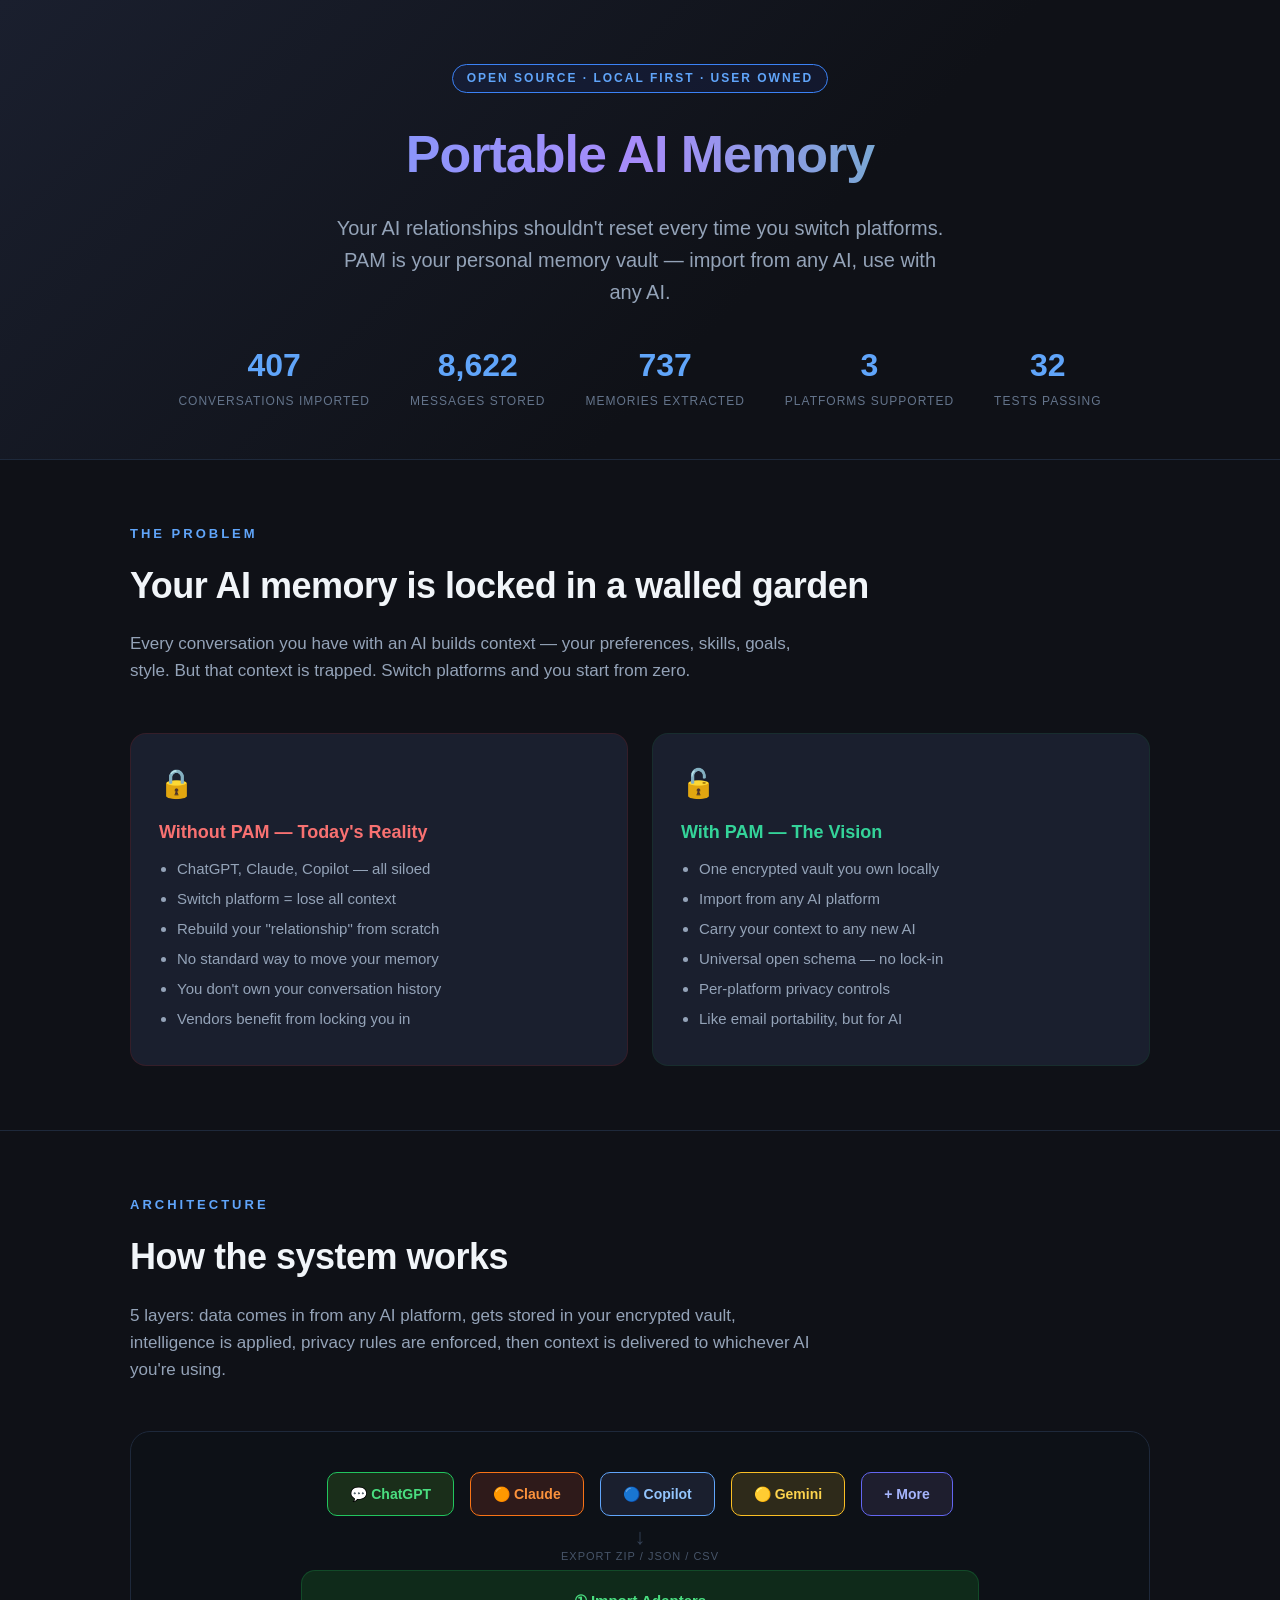
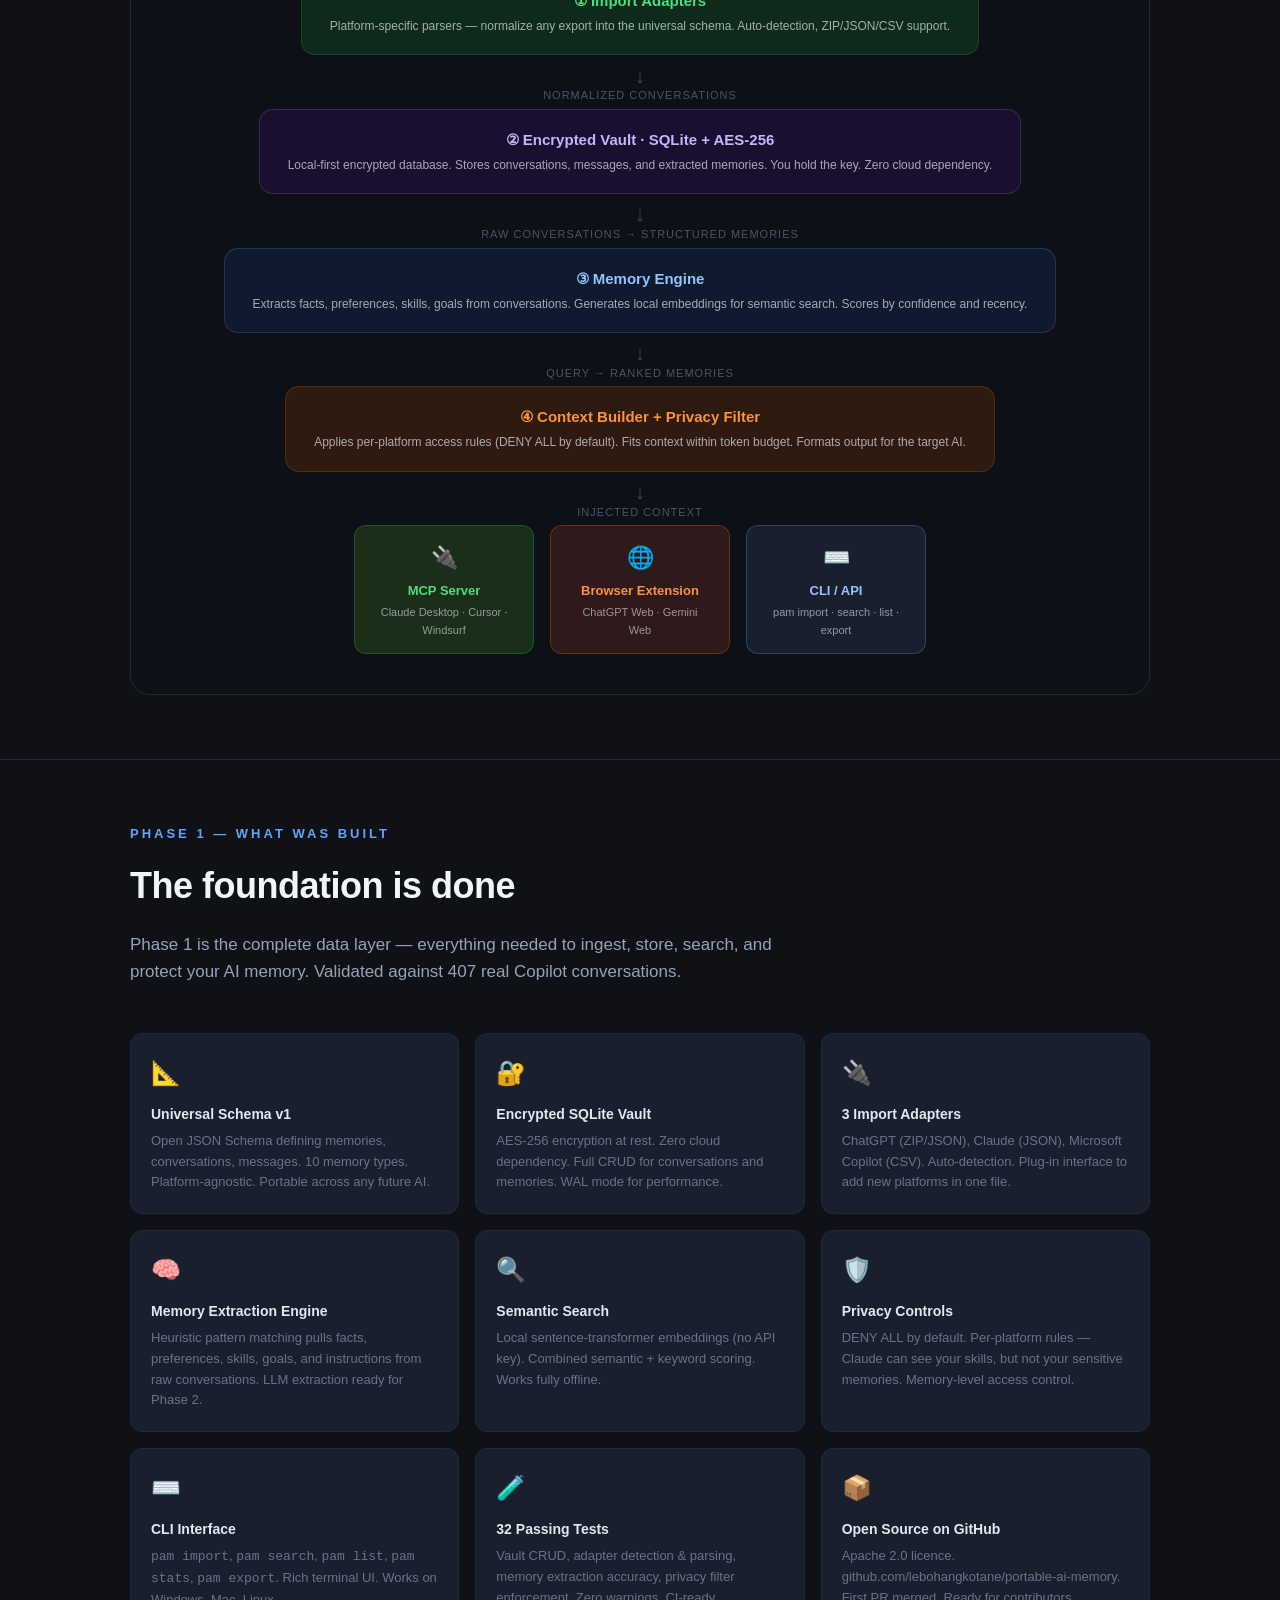
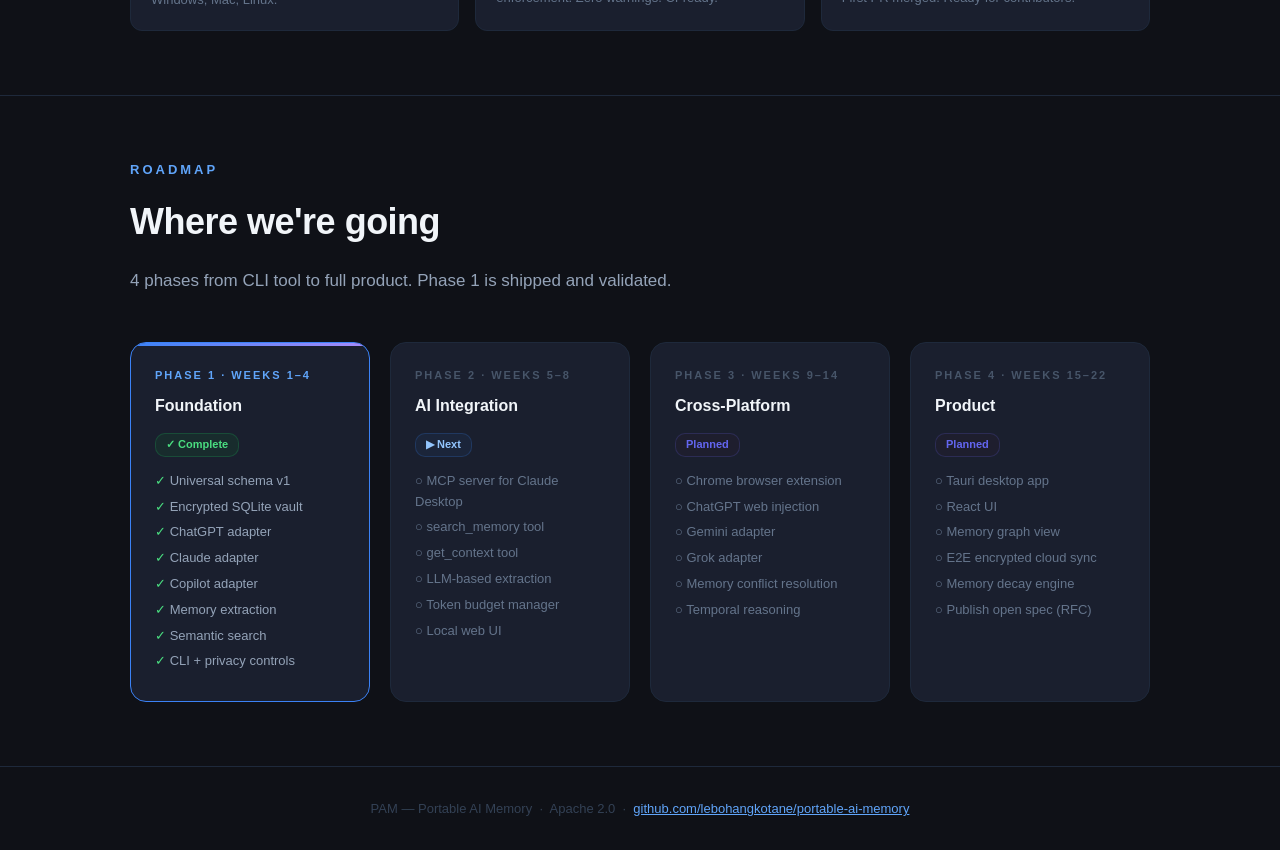
<file: docs/overview/index.html>
<!DOCTYPE html>
<html lang="en">
<head>
  <meta charset="UTF-8" />
  <meta name="viewport" content="width=device-width, initial-scale=1.0" />
  <title>PAM — Portable AI Memory</title>
  <style>
    * { box-sizing: border-box; margin: 0; padding: 0; }

    body {
      font-family: -apple-system, BlinkMacSystemFont, 'Segoe UI', sans-serif;
      background: #0f1117;
      color: #e2e8f0;
      line-height: 1.6;
    }

    /* ── HERO ── */
    .hero {
      background: linear-gradient(135deg, #1a1f2e 0%, #0f1117 60%);
      border-bottom: 1px solid #1e293b;
      padding: 64px 40px 48px;
      text-align: center;
    }
    .hero-badge {
      display: inline-block;
      background: #1e40af22;
      border: 1px solid #3b82f6;
      color: #60a5fa;
      font-size: 12px;
      font-weight: 600;
      letter-spacing: 2px;
      text-transform: uppercase;
      padding: 4px 14px;
      border-radius: 20px;
      margin-bottom: 20px;
    }
    .hero h1 {
      font-size: 52px;
      font-weight: 800;
      background: linear-gradient(90deg, #60a5fa, #a78bfa, #34d399);
      -webkit-background-clip: text;
      -webkit-text-fill-color: transparent;
      background-clip: text;
      margin-bottom: 16px;
      letter-spacing: -1px;
    }
    .hero-sub {
      font-size: 20px;
      color: #94a3b8;
      max-width: 620px;
      margin: 0 auto 32px;
    }
    .hero-stats {
      display: flex;
      justify-content: center;
      gap: 40px;
      flex-wrap: wrap;
    }
    .stat {
      text-align: center;
    }
    .stat-num {
      font-size: 32px;
      font-weight: 800;
      color: #60a5fa;
    }
    .stat-label {
      font-size: 12px;
      color: #64748b;
      text-transform: uppercase;
      letter-spacing: 1px;
    }

    /* ── SECTIONS ── */
    .section {
      max-width: 1100px;
      margin: 0 auto;
      padding: 64px 40px;
    }
    .section-title {
      font-size: 13px;
      font-weight: 700;
      letter-spacing: 3px;
      text-transform: uppercase;
      color: #60a5fa;
      margin-bottom: 12px;
    }
    .section-heading {
      font-size: 36px;
      font-weight: 800;
      color: #f1f5f9;
      margin-bottom: 16px;
      letter-spacing: -0.5px;
    }
    .section-desc {
      font-size: 17px;
      color: #94a3b8;
      max-width: 680px;
      margin-bottom: 48px;
    }
    .divider {
      border: none;
      border-top: 1px solid #1e293b;
    }

    /* ── PROBLEM / SOLUTION ── */
    .two-col {
      display: grid;
      grid-template-columns: 1fr 1fr;
      gap: 24px;
    }
    .card {
      background: #1a1f2e;
      border: 1px solid #1e293b;
      border-radius: 16px;
      padding: 28px;
    }
    .card.bad { border-color: #7f1d1d44; }
    .card.good { border-color: #14532d44; }
    .card-icon { font-size: 28px; margin-bottom: 12px; }
    .card h3 { font-size: 18px; font-weight: 700; margin-bottom: 10px; }
    .card.bad h3 { color: #f87171; }
    .card.good h3 { color: #34d399; }
    .card p { color: #94a3b8; font-size: 15px; }
    .card ul { color: #94a3b8; font-size: 15px; padding-left: 18px; }
    .card ul li { margin-bottom: 6px; }

    /* ── ARCHITECTURE DIAGRAM ── */
    .diagram {
      background: #0d1117;
      border: 1px solid #1e293b;
      border-radius: 20px;
      padding: 40px;
      overflow-x: auto;
    }
    .arch {
      display: flex;
      flex-direction: column;
      gap: 0;
      min-width: 700px;
    }

    /* Row */
    .arch-row {
      display: flex;
      align-items: stretch;
      justify-content: center;
      gap: 0;
    }

    /* Source platform pills */
    .sources {
      display: flex;
      justify-content: center;
      gap: 16px;
      margin-bottom: 0;
    }
    .source-pill {
      padding: 10px 22px;
      border-radius: 10px;
      font-size: 14px;
      font-weight: 600;
      border: 1px solid;
    }
    .source-pill.chatgpt  { background: #1a2e1a; border-color: #22c55e; color: #4ade80; }
    .source-pill.claude   { background: #2e1a1a; border-color: #f97316; color: #fb923c; }
    .source-pill.copilot  { background: #1a1f2e; border-color: #60a5fa; color: #93c5fd; }
    .source-pill.gemini   { background: #2e2a1a; border-color: #fbbf24; color: #fcd34d; }
    .source-pill.more     { background: #1e1e2e; border-color: #6366f1; color: #a5b4fc; }

    /* Arrow down */
    .arrow-down {
      display: flex;
      justify-content: center;
      align-items: center;
      height: 40px;
      color: #334155;
      font-size: 22px;
    }
    .arrow-label {
      font-size: 11px;
      color: #475569;
      text-align: center;
      margin-top: -8px;
      margin-bottom: 4px;
      letter-spacing: 1px;
      text-transform: uppercase;
    }

    /* Layer boxes */
    .layer {
      border-radius: 14px;
      padding: 18px 28px;
      border: 1px solid;
      text-align: center;
      min-width: 320px;
    }
    .layer-title {
      font-size: 15px;
      font-weight: 700;
      margin-bottom: 4px;
    }
    .layer-desc {
      font-size: 12px;
      opacity: 0.7;
    }

    .layer.adapters  { background: #0f2a1a; border-color: #22c55e33; }
    .layer.adapters .layer-title { color: #4ade80; }

    .layer.vault     { background: #1a0f2e; border-color: #a78bfa33; }
    .layer.vault .layer-title { color: #c4b5fd; }

    .layer.engine    { background: #0f1a2e; border-color: #60a5fa33; }
    .layer.engine .layer-title { color: #93c5fd; }

    .layer.context   { background: #2e1a0f; border-color: #f9731633; }
    .layer.context .layer-title { color: #fb923c; }

    /* Delivery row */
    .delivery {
      display: flex;
      justify-content: center;
      gap: 16px;
    }
    .delivery-box {
      border-radius: 12px;
      padding: 14px 20px;
      border: 1px solid;
      text-align: center;
      flex: 1;
      max-width: 180px;
    }
    .delivery-box .d-icon { font-size: 22px; margin-bottom: 6px; }
    .delivery-box .d-title { font-size: 13px; font-weight: 700; }
    .delivery-box .d-sub   { font-size: 11px; opacity: 0.6; margin-top: 2px; }
    .delivery-box.mcp  { background: #1a2e1a; border-color: #22c55e44; }
    .delivery-box.mcp .d-title { color: #4ade80; }
    .delivery-box.ext  { background: #2e1a1a; border-color: #f9731644; }
    .delivery-box.ext .d-title { color: #fb923c; }
    .delivery-box.cli  { background: #1a1f2e; border-color: #60a5fa44; }
    .delivery-box.cli .d-title { color: #93c5fd; }

    /* ── PHASE TIMELINE ── */
    .phases {
      display: grid;
      grid-template-columns: repeat(4, 1fr);
      gap: 20px;
    }
    .phase-card {
      background: #1a1f2e;
      border: 1px solid #1e293b;
      border-radius: 16px;
      padding: 24px;
      position: relative;
      overflow: hidden;
    }
    .phase-card.active {
      border-color: #3b82f6;
      background: #1a1f2e;
    }
    .phase-card.active::before {
      content: '';
      position: absolute;
      top: 0; left: 0; right: 0;
      height: 3px;
      background: linear-gradient(90deg, #3b82f6, #a78bfa);
    }
    .phase-num {
      font-size: 11px;
      font-weight: 700;
      letter-spacing: 2px;
      text-transform: uppercase;
      color: #475569;
      margin-bottom: 8px;
    }
    .phase-card.active .phase-num { color: #60a5fa; }
    .phase-title {
      font-size: 16px;
      font-weight: 700;
      color: #f1f5f9;
      margin-bottom: 12px;
    }
    .phase-badge {
      display: inline-block;
      font-size: 11px;
      font-weight: 600;
      padding: 2px 10px;
      border-radius: 10px;
      margin-bottom: 14px;
    }
    .phase-badge.done    { background: #14532d44; color: #4ade80; border: 1px solid #22c55e33; }
    .phase-badge.next    { background: #1e3a5f44; color: #93c5fd; border: 1px solid #3b82f633; }
    .phase-badge.planned { background: #1e1e2e; color: #6366f1; border: 1px solid #6366f133; }
    .phase-items {
      list-style: none;
      font-size: 13px;
      color: #64748b;
    }
    .phase-items li { margin-bottom: 5px; }
    .phase-items li::before { content: '○ '; }
    .phase-items li.done { color: #94a3b8; }
    .phase-items li.done::before { content: '✓ '; color: #4ade80; }

    /* ── WHAT WAS BUILT ── */
    .built-grid {
      display: grid;
      grid-template-columns: repeat(3, 1fr);
      gap: 16px;
    }
    .built-card {
      background: #1a1f2e;
      border: 1px solid #1e293b;
      border-radius: 12px;
      padding: 20px;
    }
    .built-card-icon { font-size: 24px; margin-bottom: 10px; }
    .built-card-title { font-size: 14px; font-weight: 700; color: #e2e8f0; margin-bottom: 6px; }
    .built-card-desc  { font-size: 13px; color: #64748b; }

    /* ── FOOTER ── */
    footer {
      text-align: center;
      padding: 32px;
      color: #334155;
      font-size: 13px;
      border-top: 1px solid #1e293b;
    }

    @media (max-width: 768px) {
      .two-col { grid-template-columns: 1fr; }
      .phases  { grid-template-columns: 1fr 1fr; }
      .built-grid { grid-template-columns: 1fr 1fr; }
      .hero h1 { font-size: 36px; }
    }
  </style>
</head>
<body>

<!-- ══════════════════════════════════════════════
     HERO
══════════════════════════════════════════════ -->
<div class="hero">
  <div class="hero-badge">Open Source · Local First · User Owned</div>
  <h1>Portable AI Memory</h1>
  <p class="hero-sub">
    Your AI relationships shouldn't reset every time you switch platforms.
    PAM is your personal memory vault — import from any AI, use with any AI.
  </p>
  <div class="hero-stats">
    <div class="stat">
      <div class="stat-num">407</div>
      <div class="stat-label">Conversations Imported</div>
    </div>
    <div class="stat">
      <div class="stat-num">8,622</div>
      <div class="stat-label">Messages Stored</div>
    </div>
    <div class="stat">
      <div class="stat-num">737</div>
      <div class="stat-label">Memories Extracted</div>
    </div>
    <div class="stat">
      <div class="stat-num">3</div>
      <div class="stat-label">Platforms Supported</div>
    </div>
    <div class="stat">
      <div class="stat-num">32</div>
      <div class="stat-label">Tests Passing</div>
    </div>
  </div>
</div>

<!-- ══════════════════════════════════════════════
     THE PROBLEM
══════════════════════════════════════════════ -->
<div class="section">
  <div class="section-title">The Problem</div>
  <div class="section-heading">Your AI memory is locked in a walled garden</div>
  <p class="section-desc">
    Every conversation you have with an AI builds context — your preferences, skills, goals, style.
    But that context is trapped. Switch platforms and you start from zero.
  </p>

  <div class="two-col">
    <div class="card bad">
      <div class="card-icon">🔒</div>
      <h3>Without PAM — Today's Reality</h3>
      <ul>
        <li>ChatGPT, Claude, Copilot — all siloed</li>
        <li>Switch platform = lose all context</li>
        <li>Rebuild your "relationship" from scratch</li>
        <li>No standard way to move your memory</li>
        <li>You don't own your conversation history</li>
        <li>Vendors benefit from locking you in</li>
      </ul>
    </div>
    <div class="card good">
      <div class="card-icon">🔓</div>
      <h3>With PAM — The Vision</h3>
      <ul>
        <li>One encrypted vault you own locally</li>
        <li>Import from any AI platform</li>
        <li>Carry your context to any new AI</li>
        <li>Universal open schema — no lock-in</li>
        <li>Per-platform privacy controls</li>
        <li>Like email portability, but for AI</li>
      </ul>
    </div>
  </div>
</div>

<hr class="divider" />

<!-- ══════════════════════════════════════════════
     HOW IT WORKS — DIAGRAM
══════════════════════════════════════════════ -->
<div class="section">
  <div class="section-title">Architecture</div>
  <div class="section-heading">How the system works</div>
  <p class="section-desc">
    5 layers: data comes in from any AI platform, gets stored in your encrypted vault,
    intelligence is applied, privacy rules are enforced, then context is delivered to whichever AI you're using.
  </p>

  <div class="diagram">
    <div class="arch">

      <!-- LAYER 0: Source platforms -->
      <div class="sources">
        <div class="source-pill chatgpt">💬 ChatGPT</div>
        <div class="source-pill claude">🟠 Claude</div>
        <div class="source-pill copilot">🔵 Copilot</div>
        <div class="source-pill gemini">🟡 Gemini</div>
        <div class="source-pill more">+ More</div>
      </div>

      <!-- Arrow -->
      <div class="arrow-down">↓</div>
      <div class="arrow-label">Export ZIP / JSON / CSV</div>

      <!-- LAYER 1: Import Adapters -->
      <div style="display:flex;justify-content:center;">
        <div class="layer adapters">
          <div class="layer-title">① Import Adapters</div>
          <div class="layer-desc">Platform-specific parsers — normalize any export into the universal schema. Auto-detection, ZIP/JSON/CSV support.</div>
        </div>
      </div>

      <div class="arrow-down">↓</div>
      <div class="arrow-label">Normalized conversations</div>

      <!-- LAYER 2: Vault -->
      <div style="display:flex;justify-content:center;">
        <div class="layer vault">
          <div class="layer-title">② Encrypted Vault · SQLite + AES-256</div>
          <div class="layer-desc">Local-first encrypted database. Stores conversations, messages, and extracted memories. You hold the key. Zero cloud dependency.</div>
        </div>
      </div>

      <div class="arrow-down">↓</div>
      <div class="arrow-label">Raw conversations → structured memories</div>

      <!-- LAYER 3: Memory Engine -->
      <div style="display:flex;justify-content:center;">
        <div class="layer engine">
          <div class="layer-title">③ Memory Engine</div>
          <div class="layer-desc">Extracts facts, preferences, skills, goals from conversations. Generates local embeddings for semantic search. Scores by confidence and recency.</div>
        </div>
      </div>

      <div class="arrow-down">↓</div>
      <div class="arrow-label">Query → ranked memories</div>

      <!-- LAYER 4: Context Builder -->
      <div style="display:flex;justify-content:center;">
        <div class="layer context">
          <div class="layer-title">④ Context Builder + Privacy Filter</div>
          <div class="layer-desc">Applies per-platform access rules (DENY ALL by default). Fits context within token budget. Formats output for the target AI.</div>
        </div>
      </div>

      <div class="arrow-down">↓</div>
      <div class="arrow-label">Injected context</div>

      <!-- LAYER 5: Delivery -->
      <div class="delivery">
        <div class="delivery-box mcp">
          <div class="d-icon">🔌</div>
          <div class="d-title">MCP Server</div>
          <div class="d-sub">Claude Desktop · Cursor · Windsurf</div>
        </div>
        <div class="delivery-box ext">
          <div class="d-icon">🌐</div>
          <div class="d-title">Browser Extension</div>
          <div class="d-sub">ChatGPT Web · Gemini Web</div>
        </div>
        <div class="delivery-box cli">
          <div class="d-icon">⌨️</div>
          <div class="d-title">CLI / API</div>
          <div class="d-sub">pam import · search · list · export</div>
        </div>
      </div>

    </div>
  </div>
</div>

<hr class="divider" />

<!-- ══════════════════════════════════════════════
     WHAT WAS BUILT IN PHASE 1
══════════════════════════════════════════════ -->
<div class="section">
  <div class="section-title">Phase 1 — What Was Built</div>
  <div class="section-heading">The foundation is done</div>
  <p class="section-desc">
    Phase 1 is the complete data layer — everything needed to ingest, store, search, and protect your AI memory.
    Validated against 407 real Copilot conversations.
  </p>

  <div class="built-grid">
    <div class="built-card">
      <div class="built-card-icon">📐</div>
      <div class="built-card-title">Universal Schema v1</div>
      <div class="built-card-desc">Open JSON Schema defining memories, conversations, messages. 10 memory types. Platform-agnostic. Portable across any future AI.</div>
    </div>
    <div class="built-card">
      <div class="built-card-icon">🔐</div>
      <div class="built-card-title">Encrypted SQLite Vault</div>
      <div class="built-card-desc">AES-256 encryption at rest. Zero cloud dependency. Full CRUD for conversations and memories. WAL mode for performance.</div>
    </div>
    <div class="built-card">
      <div class="built-card-icon">🔌</div>
      <div class="built-card-title">3 Import Adapters</div>
      <div class="built-card-desc">ChatGPT (ZIP/JSON), Claude (JSON), Microsoft Copilot (CSV). Auto-detection. Plug-in interface to add new platforms in one file.</div>
    </div>
    <div class="built-card">
      <div class="built-card-icon">🧠</div>
      <div class="built-card-title">Memory Extraction Engine</div>
      <div class="built-card-desc">Heuristic pattern matching pulls facts, preferences, skills, goals, and instructions from raw conversations. LLM extraction ready for Phase 2.</div>
    </div>
    <div class="built-card">
      <div class="built-card-icon">🔍</div>
      <div class="built-card-title">Semantic Search</div>
      <div class="built-card-desc">Local sentence-transformer embeddings (no API key). Combined semantic + keyword scoring. Works fully offline.</div>
    </div>
    <div class="built-card">
      <div class="built-card-icon">🛡️</div>
      <div class="built-card-title">Privacy Controls</div>
      <div class="built-card-desc">DENY ALL by default. Per-platform rules — Claude can see your skills, but not your sensitive memories. Memory-level access control.</div>
    </div>
    <div class="built-card">
      <div class="built-card-icon">⌨️</div>
      <div class="built-card-title">CLI Interface</div>
      <div class="built-card-desc"><code>pam import</code>, <code>pam search</code>, <code>pam list</code>, <code>pam stats</code>, <code>pam export</code>. Rich terminal UI. Works on Windows, Mac, Linux.</div>
    </div>
    <div class="built-card">
      <div class="built-card-icon">🧪</div>
      <div class="built-card-title">32 Passing Tests</div>
      <div class="built-card-desc">Vault CRUD, adapter detection & parsing, memory extraction accuracy, privacy filter enforcement. Zero warnings. CI-ready.</div>
    </div>
    <div class="built-card">
      <div class="built-card-icon">📦</div>
      <div class="built-card-title">Open Source on GitHub</div>
      <div class="built-card-desc">Apache 2.0 licence. github.com/lebohangkotane/portable-ai-memory. First PR merged. Ready for contributors.</div>
    </div>
  </div>
</div>

<hr class="divider" />

<!-- ══════════════════════════════════════════════
     PHASE ROADMAP
══════════════════════════════════════════════ -->
<div class="section">
  <div class="section-title">Roadmap</div>
  <div class="section-heading">Where we're going</div>
  <p class="section-desc">4 phases from CLI tool to full product. Phase 1 is shipped and validated.</p>

  <div class="phases">
    <div class="phase-card active">
      <div class="phase-num">Phase 1 · Weeks 1–4</div>
      <div class="phase-title">Foundation</div>
      <div class="phase-badge done">✓ Complete</div>
      <ul class="phase-items">
        <li class="done">Universal schema v1</li>
        <li class="done">Encrypted SQLite vault</li>
        <li class="done">ChatGPT adapter</li>
        <li class="done">Claude adapter</li>
        <li class="done">Copilot adapter</li>
        <li class="done">Memory extraction</li>
        <li class="done">Semantic search</li>
        <li class="done">CLI + privacy controls</li>
      </ul>
    </div>

    <div class="phase-card">
      <div class="phase-num">Phase 2 · Weeks 5–8</div>
      <div class="phase-title">AI Integration</div>
      <div class="phase-badge next">▶ Next</div>
      <ul class="phase-items">
        <li>MCP server for Claude Desktop</li>
        <li>search_memory tool</li>
        <li>get_context tool</li>
        <li>LLM-based extraction</li>
        <li>Token budget manager</li>
        <li>Local web UI</li>
      </ul>
    </div>

    <div class="phase-card">
      <div class="phase-num">Phase 3 · Weeks 9–14</div>
      <div class="phase-title">Cross-Platform</div>
      <div class="phase-badge planned">Planned</div>
      <ul class="phase-items">
        <li>Chrome browser extension</li>
        <li>ChatGPT web injection</li>
        <li>Gemini adapter</li>
        <li>Grok adapter</li>
        <li>Memory conflict resolution</li>
        <li>Temporal reasoning</li>
      </ul>
    </div>

    <div class="phase-card">
      <div class="phase-num">Phase 4 · Weeks 15–22</div>
      <div class="phase-title">Product</div>
      <div class="phase-badge planned">Planned</div>
      <ul class="phase-items">
        <li>Tauri desktop app</li>
        <li>React UI</li>
        <li>Memory graph view</li>
        <li>E2E encrypted cloud sync</li>
        <li>Memory decay engine</li>
        <li>Publish open spec (RFC)</li>
      </ul>
    </div>
  </div>
</div>

<footer>
  PAM — Portable AI Memory &nbsp;·&nbsp; Apache 2.0 &nbsp;·&nbsp;
  <a href="https://github.com/lebohangkotane/portable-ai-memory" style="color:#60a5fa;">github.com/lebohangkotane/portable-ai-memory</a>
</footer>

</body>
</html>
</file>
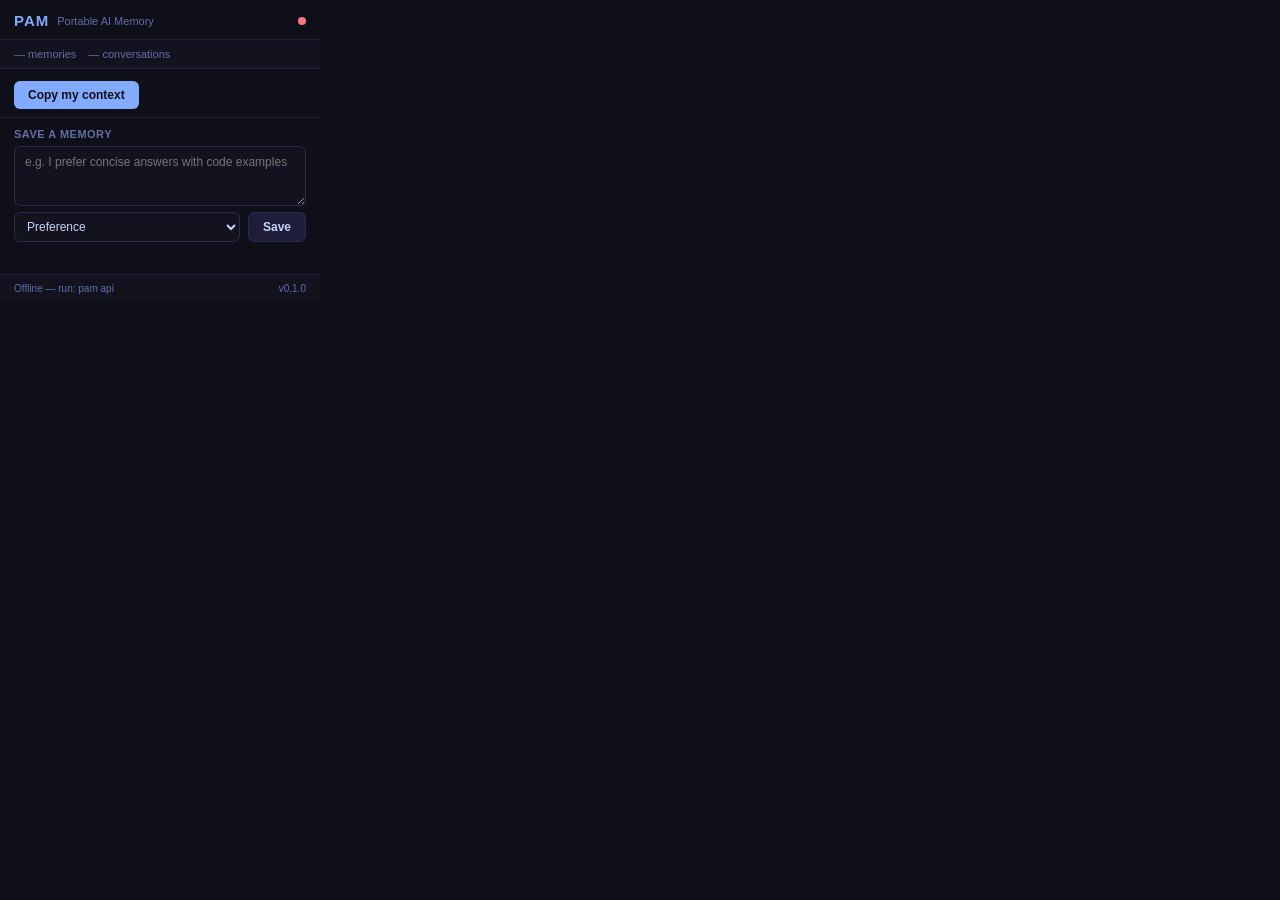
<file: extension/popup/popup.html>
<!DOCTYPE html>
<html lang="en">
<head>
  <meta charset="UTF-8" />
  <meta name="viewport" content="width=device-width, initial-scale=1.0" />
  <title>PAM Memory</title>
  <link rel="stylesheet" href="popup.css" />
</head>
<body>
  <header>
    <span class="logo">PAM</span>
    <span class="tagline">Portable AI Memory</span>
    <span id="status-dot" class="dot dot-offline" title="API status"></span>
  </header>

  <section class="stats-bar">
    <span id="mem-count">— memories</span>
    <span id="conv-count">— conversations</span>
  </section>

  <section class="actions">
    <button id="copy-btn" class="btn btn-primary">Copy my context</button>
    <span id="copy-feedback" class="feedback"></span>
  </section>

  <section class="save-section">
    <label for="memory-input">Save a memory</label>
    <textarea
      id="memory-input"
      placeholder="e.g. I prefer concise answers with code examples"
      rows="3"
    ></textarea>
    <div class="row">
      <select id="memory-type">
        <option value="fact">Fact</option>
        <option value="preference" selected>Preference</option>
        <option value="skill">Skill</option>
        <option value="goal">Goal</option>
        <option value="instruction">Instruction</option>
      </select>
      <button id="save-btn" class="btn btn-secondary">Save</button>
    </div>
    <span id="save-feedback" class="feedback"></span>
  </section>

  <footer>
    <span id="api-status">Checking API…</span>
    <span class="version">v0.1.0</span>
  </footer>

  <script src="popup.js"></script>
</body>
</html>
</file>
<file: extension/popup/popup.css>
* {
  box-sizing: border-box;
  margin: 0;
  padding: 0;
}

body {
  width: 320px;
  font-family: -apple-system, BlinkMacSystemFont, "Segoe UI", sans-serif;
  font-size: 13px;
  background: #0f0f1a;
  color: #c8d3f5;
}

header {
  display: flex;
  align-items: center;
  gap: 8px;
  padding: 12px 14px 10px;
  border-bottom: 1px solid #1e1e3a;
}

.logo {
  font-weight: 700;
  font-size: 15px;
  color: #82aaff;
  letter-spacing: 1px;
}

.tagline {
  flex: 1;
  color: #636da6;
  font-size: 11px;
}

.dot {
  width: 8px;
  height: 8px;
  border-radius: 50%;
  flex-shrink: 0;
}

.dot-online  { background: #c3e88d; }
.dot-offline { background: #ff757f; }

.stats-bar {
  display: flex;
  gap: 12px;
  padding: 8px 14px;
  background: #13131f;
  font-size: 11px;
  color: #636da6;
  border-bottom: 1px solid #1e1e3a;
}

.actions {
  padding: 12px 14px 8px;
  display: flex;
  align-items: center;
  gap: 10px;
}

.btn {
  border: none;
  border-radius: 6px;
  padding: 7px 14px;
  font-size: 12px;
  font-weight: 600;
  cursor: pointer;
  transition: opacity 0.15s;
}

.btn:hover { opacity: 0.85; }
.btn:active { opacity: 0.7; }

.btn-primary {
  background: #82aaff;
  color: #0f0f1a;
}

.btn-secondary {
  background: #1e1e3a;
  color: #c8d3f5;
  border: 1px solid #2a2a4a;
}

.feedback {
  font-size: 11px;
  color: #c3e88d;
  min-height: 14px;
}

.save-section {
  padding: 10px 14px 12px;
  border-top: 1px solid #1e1e3a;
  display: flex;
  flex-direction: column;
  gap: 6px;
}

.save-section label {
  font-size: 11px;
  color: #636da6;
  font-weight: 600;
  text-transform: uppercase;
  letter-spacing: 0.5px;
}

textarea {
  background: #13131f;
  border: 1px solid #2a2a4a;
  border-radius: 6px;
  color: #c8d3f5;
  font-size: 12px;
  padding: 8px 10px;
  resize: vertical;
  font-family: inherit;
  width: 100%;
}

textarea:focus {
  outline: none;
  border-color: #82aaff;
}

.row {
  display: flex;
  gap: 8px;
  align-items: center;
}

select {
  flex: 1;
  background: #13131f;
  border: 1px solid #2a2a4a;
  border-radius: 6px;
  color: #c8d3f5;
  font-size: 12px;
  padding: 6px 8px;
}

select:focus { outline: none; border-color: #82aaff; }

footer {
  display: flex;
  justify-content: space-between;
  align-items: center;
  padding: 8px 14px;
  background: #13131f;
  border-top: 1px solid #1e1e3a;
  font-size: 10px;
  color: #636da6;
}
</file>
